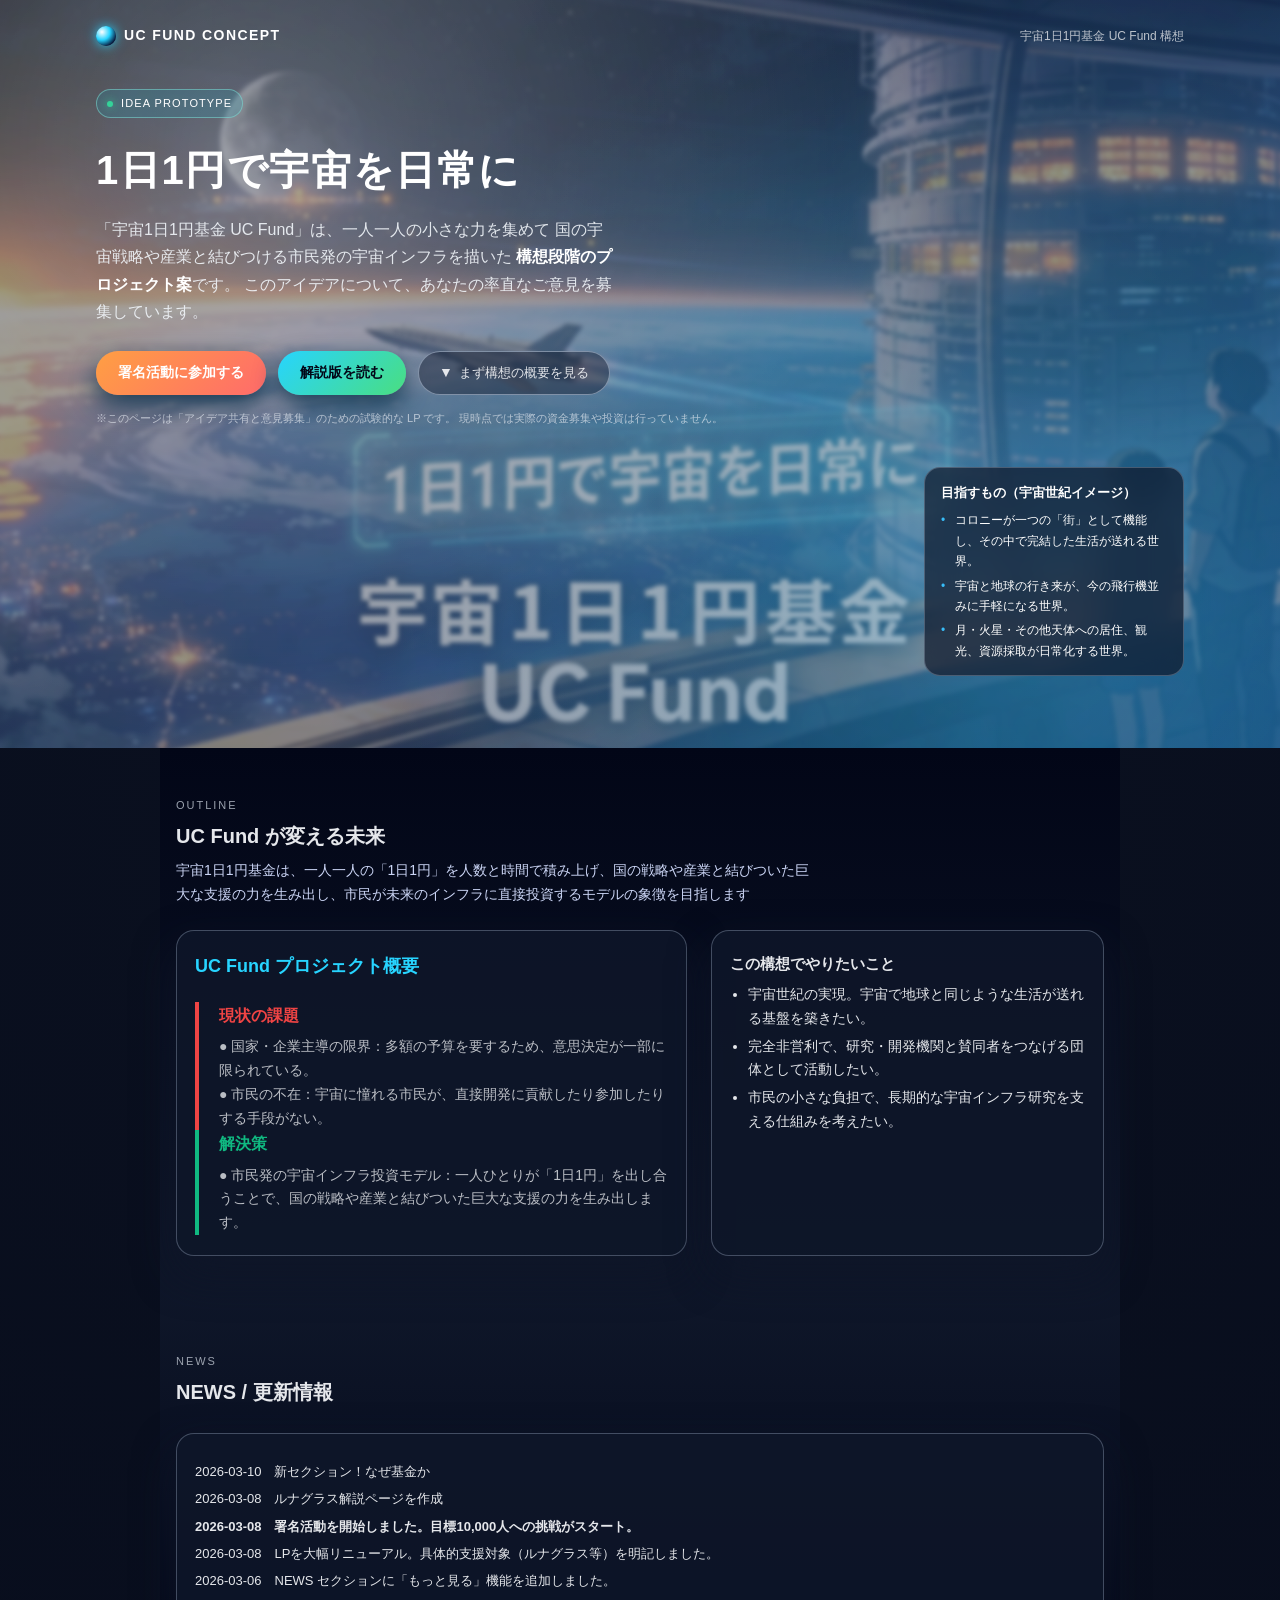
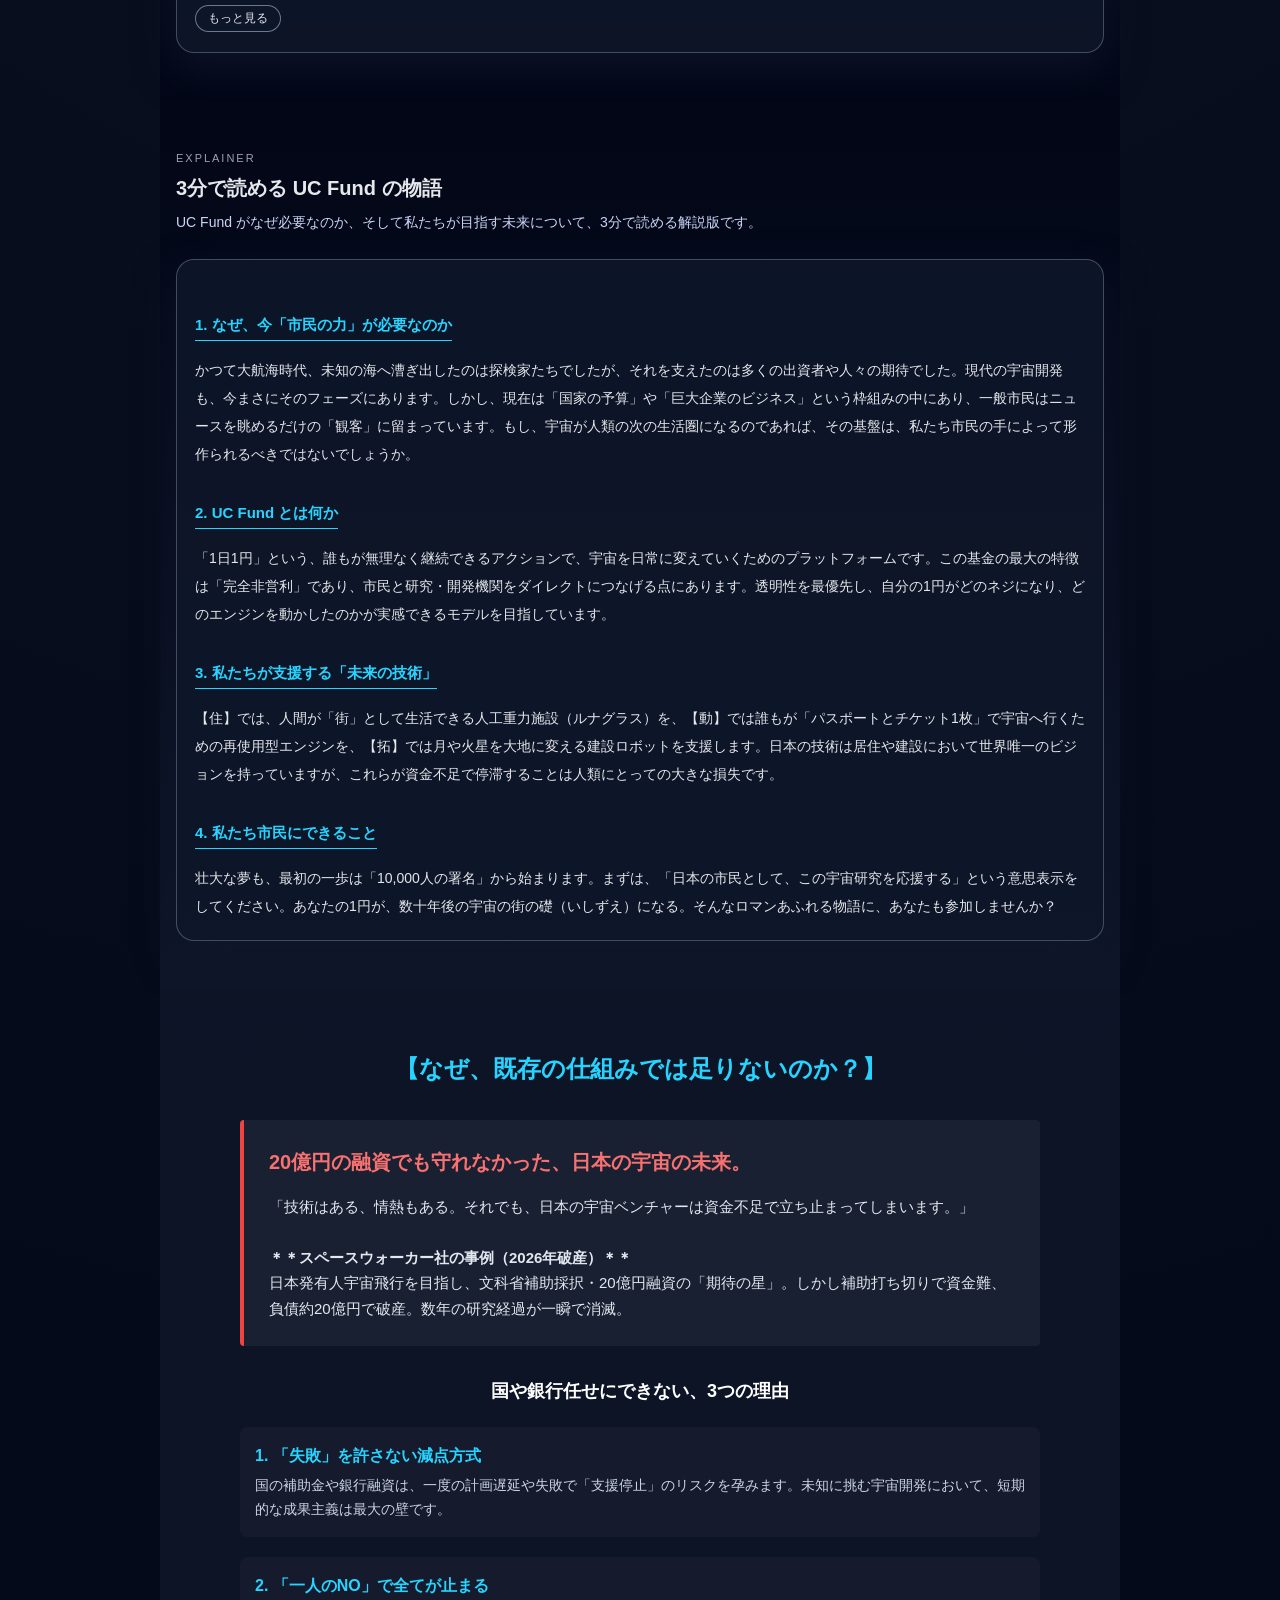
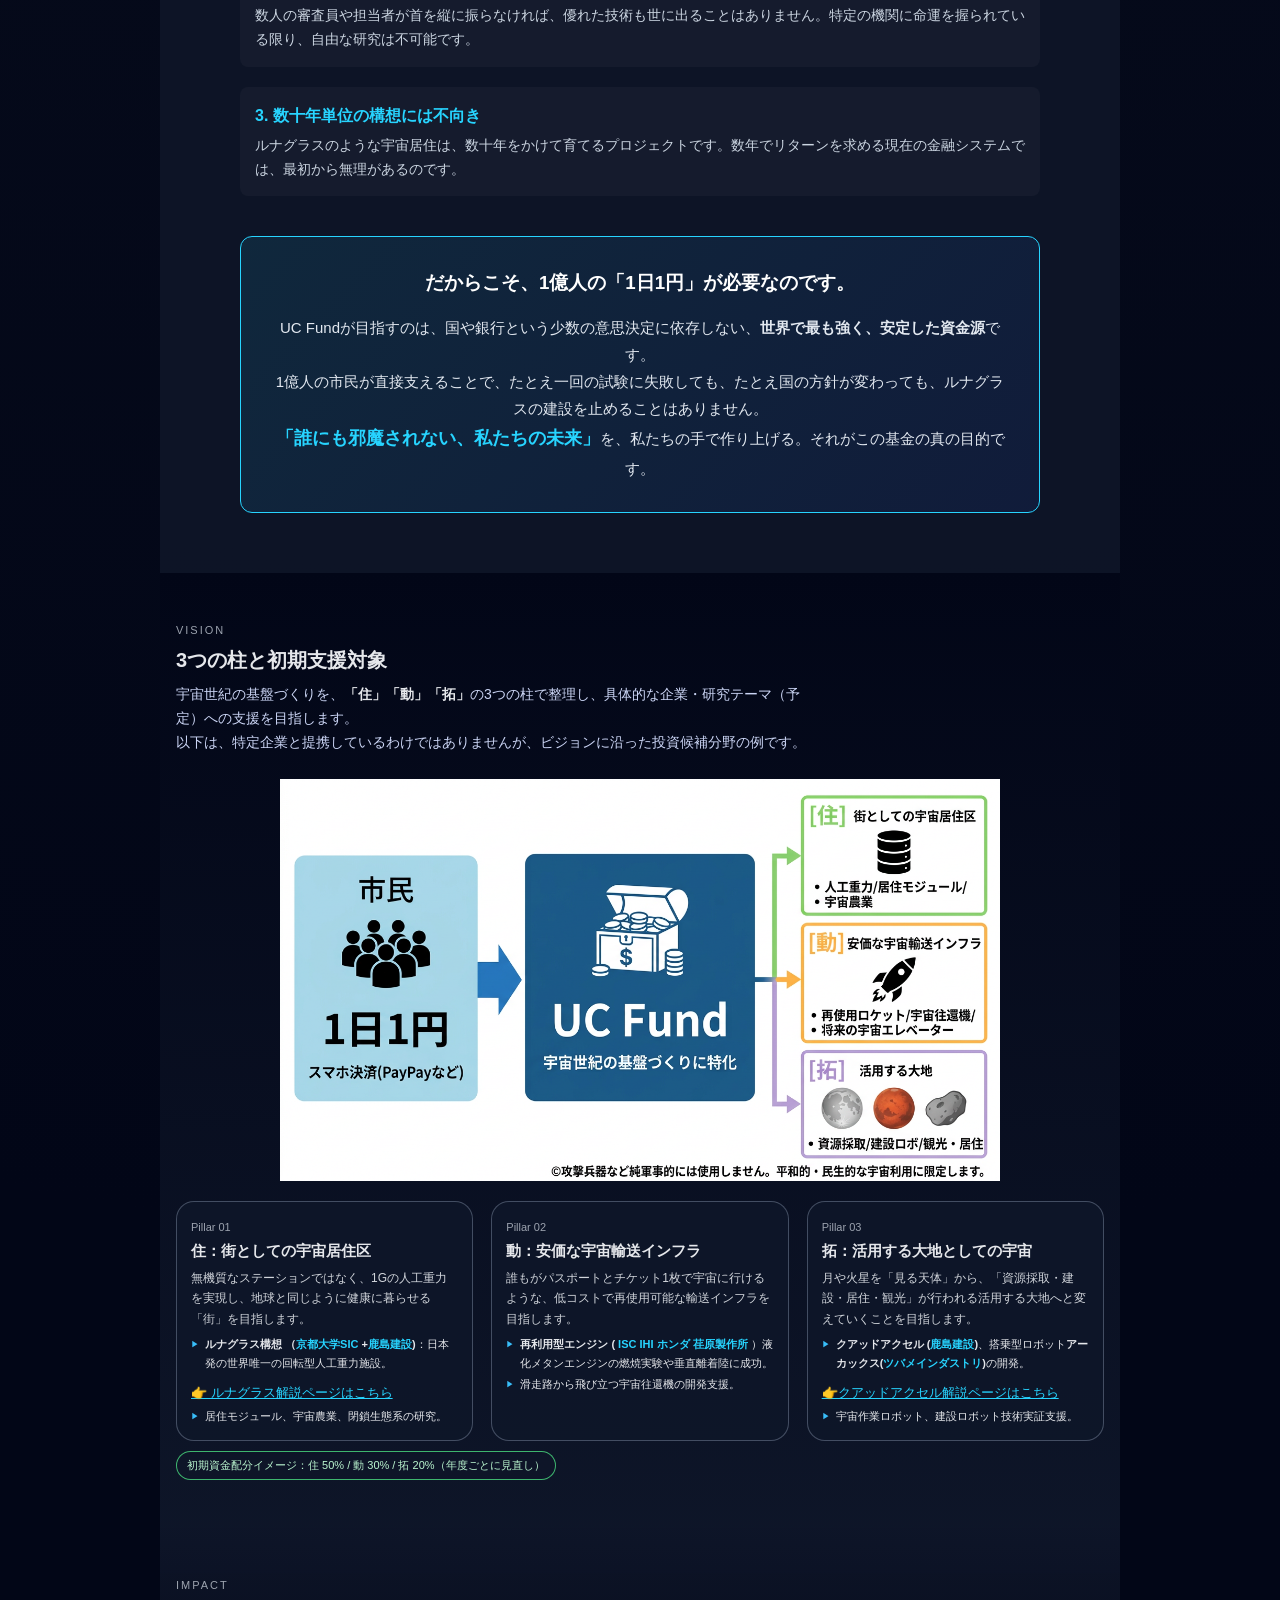
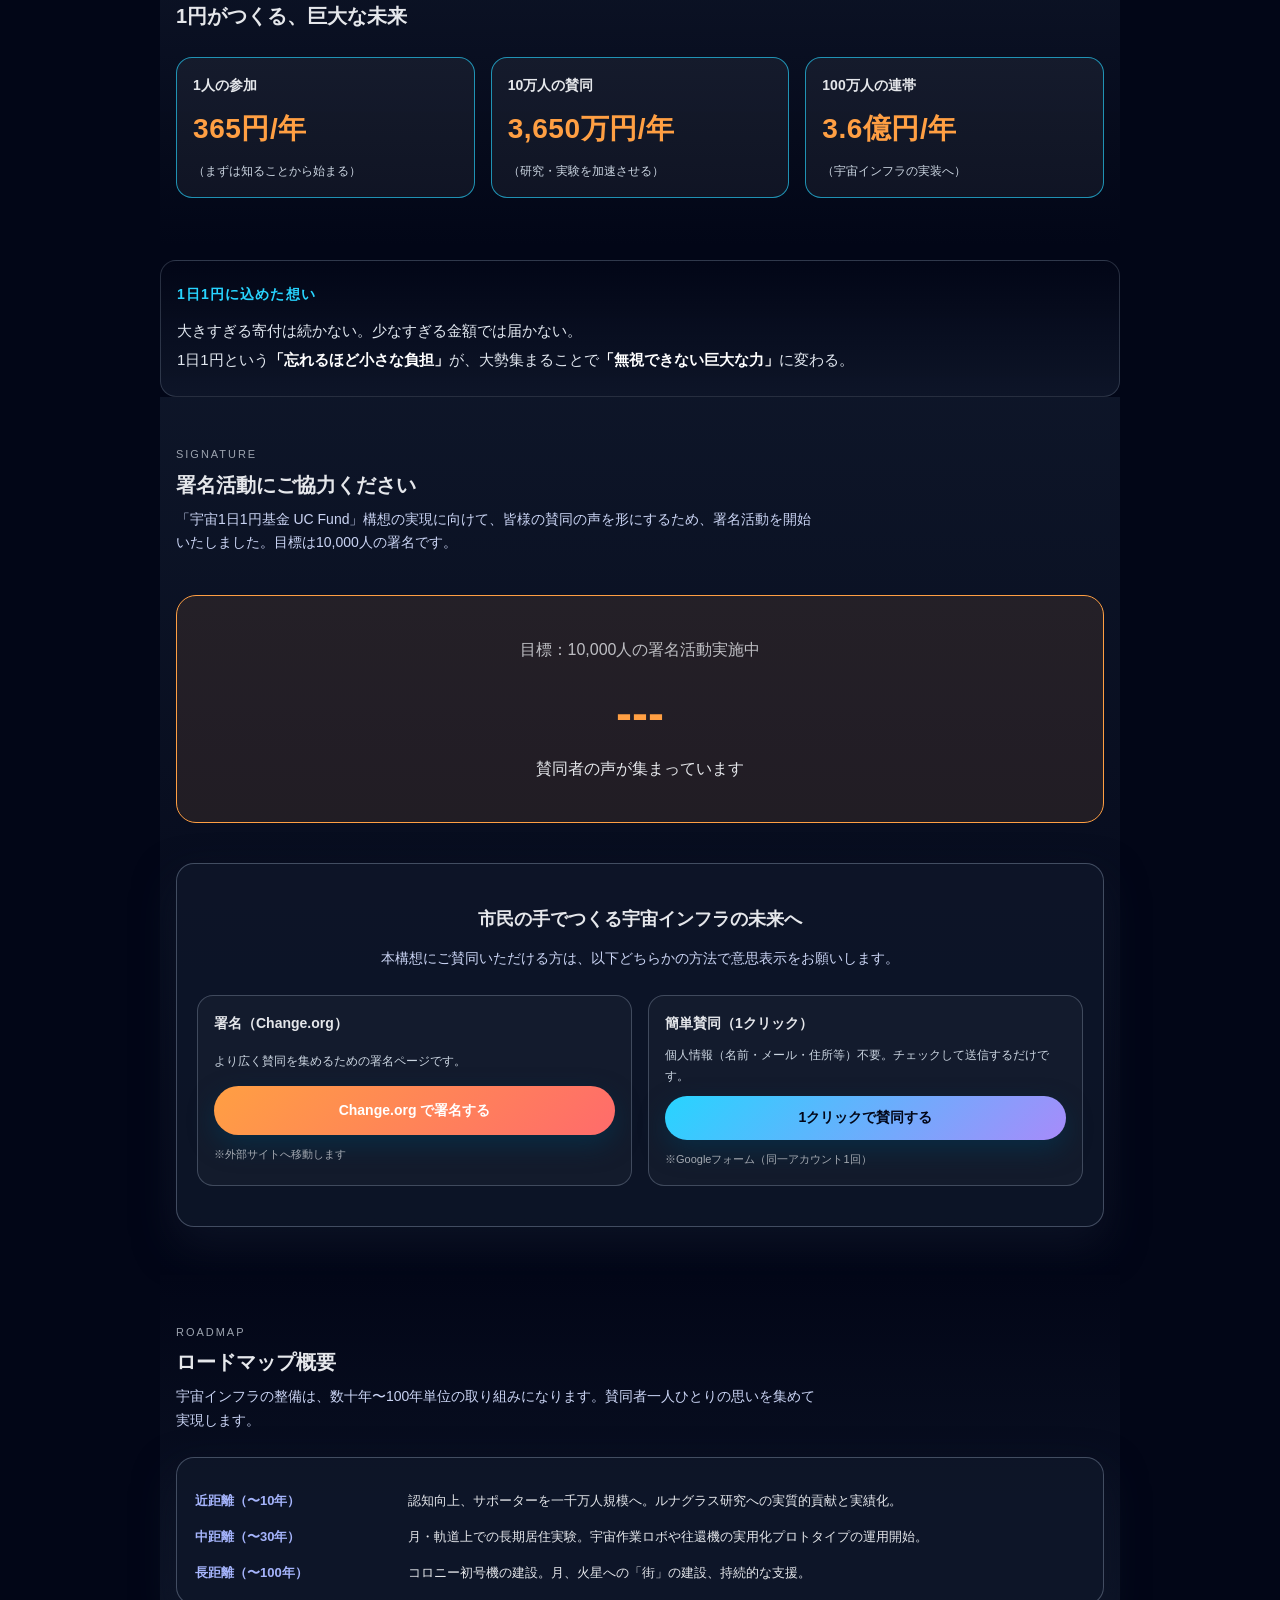
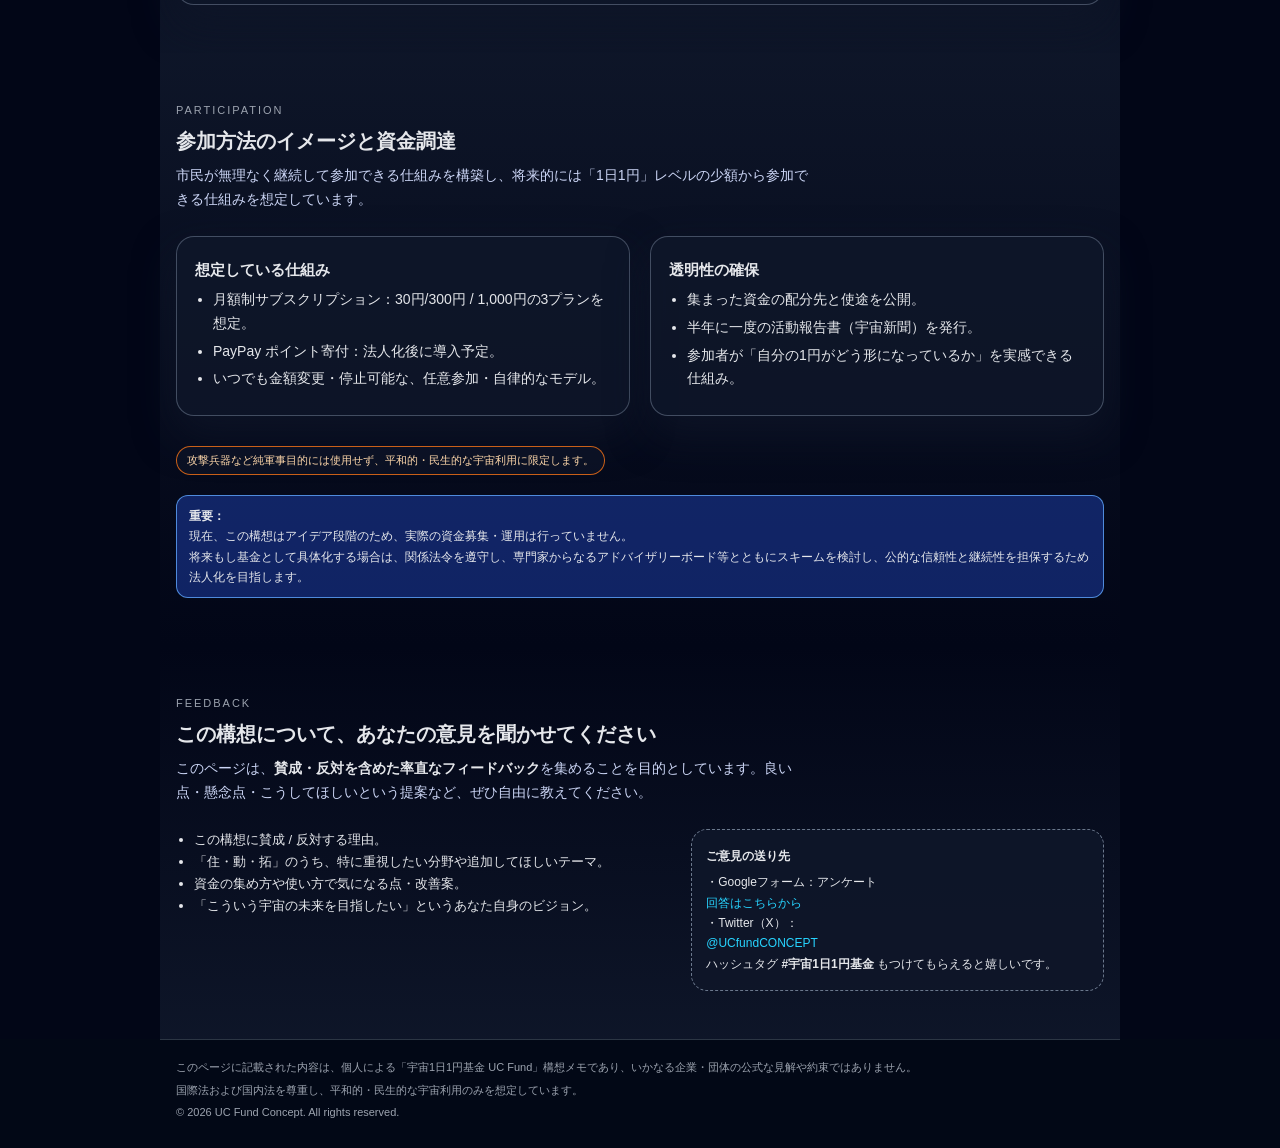
<file: index.html>
<!DOCTYPE html>
<html lang="ja">
<head>
  <meta charset="UTF-8">
  <title>宇宙1日1円基金 UC Fund 構想</title>
  <meta name="viewport" content="width=device-width, initial-scale=1">
  <meta name="description" content="一日一円で宇宙を日常に。市民がつくる未来の宇宙インフラ『宇宙1日1円基金 UC Fund』構想へのご意見を募集しています。京都大学や鹿島建設等の研究を支援。">
  <link rel="stylesheet" href="ucfund.css">
</head>
  <body>
  <script async="" src="https://www.googletagmanager.com/gtag/js?id=G-PY8CK51GXH"></script>
  <script>
    window.dataLayer = window.dataLayer || [];
    function gtag(){dataLayer.push(arguments);}
    gtag('js', new Date());
    gtag('config', 'G-PY8CK51GXH');
  
    // --- 1. ニュースの表示/非表示切り替え ---
    (function () {
      const maxVisible = 5; 
      document.addEventListener('DOMContentLoaded', () => {
        const list = document.getElementById('news-list');
        const items = list ? Array.from(list.querySelectorAll('li')) : [];
        const toggle = document.getElementById('news-toggle');
        if (!list || !toggle || items.length <= maxVisible) {
          if (toggle) toggle.style.display = 'none';
          return;
        }
        items.slice(maxVisible).forEach(li => { li.style.display = 'none'; });
        let expanded = false;
        toggle.addEventListener('click', () => {
          expanded = !expanded;
          if (expanded) {
            items.forEach(li => li.style.display = '');
            toggle.textContent = '閉じる';
          } else {
            items.slice(maxVisible).forEach(li => { li.style.display = 'none'; });
            toggle.textContent = 'もっと見る';
            list.scrollIntoView({ behavior: 'smooth', block: 'start' });
          }
        });
      });
    })();
  
    // --- 2. 署名カウンター取得機能 ---
    async function fetchSignatureCount() {
      const gasUrl = "https://script.google.com/macros/s/AKfycbzK-saSpspj0CFCc8A-3s8QRPx3gKOolFUBikqXvl8yb0HFgFHilr3ZGt-QhFejClx8Ug/exec";
      const countElement = document.getElementById('sig-count');
      if(!countElement) return;
  
      try {
        const response = await fetch(gasUrl);
        const data = await response.json();
        const numCount = parseInt(data.count, 10);
        if (!isNaN(numCount)) {
          countElement.innerText = numCount.toLocaleString();
        } else {
          countElement.innerText = "---";
        }
      } catch (error) {
        console.error("取得エラー:", error);
        countElement.innerText = "---";
      }
    }
  
    // --- 3. 実行指示 ---
    document.addEventListener('DOMContentLoaded', fetchSignatureCount);

    // --- 4. スクロール表示アニメーション ---
    document.addEventListener('DOMContentLoaded', () => {
      const targets = Array.from(document.querySelectorAll('.reveal'));
      if (targets.length === 0) return;

      // フォールバック（IntersectionObserver非対応）
      if (!('IntersectionObserver' in window)) {
        targets.forEach(el => el.classList.add('is-visible'));
        return;
      }

      const io = new IntersectionObserver(
        (entries, observer) => {
          entries.forEach(entry => {
            if (!entry.isIntersecting) return;
            entry.target.classList.add('is-visible');
            observer.unobserve(entry.target);
          });
        },
        { root: null, threshold: 0.15, rootMargin: '0px 0px -10% 0px' }
      );

      targets.forEach(el => io.observe(el));
    });
  </script>
  <header>
    <div class="hero-bg" aria-hidden="true"></div>
    <div class="hero-inner">
      <div class="hero-top">
        <div class="logo">
          <div class="logo-mark"></div>
          <span>UC Fund Concept</span>
        </div>
        <div style="font-size:12px;color:#e5e7eb;opacity:.8;">
          宇宙1日1円基金 UC Fund 構想
        </div>
      </div>
      <div class="hero-content">
        <div class="hero-tag">
          <span class="dot"></span>
          <span>Idea Prototype</span>
        </div>
        <h1 class="hero-title">1日1円で宇宙を日常に</h1>
        <p class="hero-sub">
          「宇宙1日1円基金 UC Fund」は、一人一人の小さな力を集めて
          国の宇宙戦略や産業と結びつける市民発の宇宙インフラを描いた
          <strong>構想段階のプロジェクト案</strong>です。
          このアイデアについて、あなたの率直なご意見を募集しています。
        </p>
        <div class="hero-cta">
          <a href="#signature" class="btn-primary btn-signature">署名活動に参加する</a>
          <a href="#story" class="btn-primary">解説版を読む</a>
          <a href="#outline" class="btn-outline">
            <span class="icon">▼</span>
            まず構想の概要を見る
          </a>
        </div>
        <p class="hero-note">
          ※このページは「アイデア共有と意見募集」のための試験的な LP です。
          現時点では実際の資金募集や投資は行っていません。
        </p>
      </div>
      <aside class="hero-side-card">
        <h3>目指すもの（宇宙世紀イメージ）</h3>
        <ul>
          <li>コロニーが一つの「街」として機能し、その中で完結した生活が送れる世界。</li>
          <li>宇宙と地球の行き来が、今の飛行機並みに手軽になる世界。</li>
          <li>月・火星・その他天体への居住、観光、資源採取が日常化する世界。</li>
        </ul>
      </aside>
    </div>
  </header>
  <main>
    <section id="outline">
      <div class="section-header">
        <div class="section-label">Outline</div>
        <h2 class="section-title">UC Fund が変える未来</h2>
        <p class="section-desc">
          宇宙1日1円基金は、一人一人の「1日1円」を人数と時間で積み上げ、国の戦略や産業と結びついた巨大な支援の力を生み出し、市民が未来のインフラに直接投資するモデルの象徴を目指します
        </p>
      </div>
      <div class="columns">
        <div class="card">
          <h2 style="color: var(--accent-cyan); margin-bottom: 20px; font-size: 18px;">UC Fund プロジェクト概要</h2>
          <div class="grid-2">
            <div class="problem-box" style="border-left: 4px solid #ef4444; padding-left: 20px;">
              <h3 style="color: #ef4444; font-size: 16px;">現状の課題 </h3>
              <p style="font-size: 14px; opacity: 0.8;">
                ● 国家・企業主導の限界：多額の予算を要するため、意思決定が一部に限られている。<br>
                ● 市民の不在：宇宙に憧れる市民が、直接開発に貢献したり参加したりする手段がない。
              </p>
            </div>
            <div class="solution-box" style="border-left: 4px solid #10b981; padding-left: 20px;">
              <h3 style="color: #10b981; font-size: 16px;">解決策 </h3>
              <p style="font-size: 14px; opacity: 0.8;">
                ● 市民発の宇宙インフラ投資モデル：一人ひとりが「1日1円」を出し合うことで、国の戦略や産業と結びついた巨大な支援の力を生み出します。
              </p>
            </div>
          </div>
        </div>
        <div class="card">
          <h3>この構想でやりたいこと </h3>
          <ul>
            <li>宇宙世紀の実現。宇宙で地球と同じような生活が送れる基盤を築きたい。</li>
            <li>完全非営利で、研究・開発機関と賛同者をつなげる団体として活動したい。</li>
            <li>市民の小さな負担で、長期的な宇宙インフラ研究を支える仕組みを考えたい。</li>
          </ul>
        </div>
      </div>
    </section>
  
    <section id="news">
      <div class="section-header">
        <div class="section-label">News</div>
        <h2 class="section-title">NEWS / 更新情報</h2>
      </div>
      <div class="card">
        <ul id="news-list" style="list-style:none;padding-left:0;font-size:13px;line-height:1.8;">
          <li>2026-03-10　新セクション！なぜ基金か</li>
          <li>2026-03-08　ルナグラス解説ページを作成</li>
          <li><strong>2026-03-08　署名活動を開始しました。目標10,000人への挑戦がスタート。</strong></li>
          <li>2026-03-08　LPを大幅リニューアル。具体的支援対象（ルナグラス等）を明記しました。</li>
          <li>2026-03-06　NEWS セクションに「もっと見る」機能を追加しました。</li>
          <li style="display: none;">2026-03-05　フィードバック用の Google フォームを設置しました。</li>
          <li style="display: none;">2026-03-05　Xアカウントを開設し、意見募集をスタートしました。</li>
          <li style="display: none;">2026-03-05　宇宙1日1円基金 UC Fund の構想サイトを公開しました。</li>
        </ul>
        <button id="news-toggle" style="margin-top:8px;font-size:12px;border-radius:999px;
          border:1px solid rgba(148,163,184,0.7);
          background:rgba(15,23,42,0.6);color:#e5e7eb;
          padding:4px 12px;cursor:pointer;">
          もっと見る
        </button>
      </div>
    </section>
  
  
    <section id="story">
      <div class="section-header">
        <div class="section-label">Explainer</div>
        <h2 class="section-title">3分で読める UC Fund の物語</h2>
        <p class="section-desc">
          UC Fund がなぜ必要なのか、そして私たちが目指す未来について、3分で読める解説版です。
        </p>
      </div>
      <div class="card story-card">
          <h3>1. なぜ、今「市民の力」が必要なのか </h3>
          <p>かつて大航海時代、未知の海へ漕ぎ出したのは探検家たちでしたが、それを支えたのは多くの出資者や人々の期待でした。現代の宇宙開発も、今まさにそのフェーズにあります。しかし、現在は「国家の予算」や「巨大企業のビジネス」という枠組みの中にあり、一般市民はニュースを眺めるだけの「観客」に留まっています。もし、宇宙が人類の次の生活圏になるのであれば、その基盤は、私たち市民の手によって形作られるべきではないでしょうか。</p>
  
          <h3>2. UC Fund とは何か </h3>
          <p>「1日1円」という、誰もが無理なく継続できるアクションで、宇宙を日常に変えていくためのプラットフォームです。この基金の最大の特徴は「完全非営利」であり、市民と研究・開発機関をダイレクトにつなげる点にあります。透明性を最優先し、自分の1円がどのネジになり、どのエンジンを動かしたのかが実感できるモデルを目指しています。</p>
  
          <h3>3. 私たちが支援する「未来の技術」 </h3>
          <p>【住】では、人間が「街」として生活できる人工重力施設（ルナグラス）を、【動】では誰もが「パスポートとチケット1枚」で宇宙へ行くための再使用型エンジンを、【拓】では月や火星を大地に変える建設ロボットを支援します。日本の技術は居住や建設において世界唯一のビジョンを持っていますが、これらが資金不足で停滞することは人類にとっての大きな損失です。</p>
  
          <h3>4. 私たち市民にできること </h3>
          <p>壮大な夢も、最初の一歩は「10,000人の署名」から始まります。まずは、「日本の市民として、この宇宙研究を応援する」という意思表示をしてください。あなたの1円が、数十年後の宇宙の街の礎（いしずえ）になる。そんなロマンあふれる物語に、あなたも参加しませんか？</p>
      </div>
    </section>
  
    <section id="why-fund" style="padding: 60px 20px; background: rgba(15, 23, 42, 0.8);">
      <div style="max-width: 800px; margin: 0 auto;">
          <h2 style="text-align: center; color: var(--accent-cyan); font-size: 24px; margin-bottom: 30px;">
              【なぜ、既存の仕組みでは足りないのか？】
          </h2>
          
          <div style="background: rgba(255, 255, 255, 0.05); padding: 25px; border-left: 4px solid #ef4444; border-radius: 4px; margin-bottom: 30px;">
              <h3 style="color: #f87171; font-size: 20px; margin-bottom: 15px;">20億円の融資でも守れなかった、日本の宇宙の未来。</h3>
              <p style="font-size: 15px; line-height: 1.7; color: #e2e8f0;">
                  「技術はある、情熱もある。それでも、日本の宇宙ベンチャーは資金不足で立ち止まってしまいます。」<br><br>
                  <strong>＊＊スペースウォーカー社の事例（2026年破産）＊＊</strong><br>
                  日本発有人宇宙飛行を目指し、文科省補助採択・20億円融資の「期待の星」。しかし補助打ち切りで資金難、負債約20億円で破産。数年の研究経過が一瞬で消滅。
              </p>
          </div>
  
          <h3 style="color: white; font-size: 18px; margin-bottom: 20px; text-align: center;">国や銀行任せにできない、3つの理由</h3>
          
          <div style="display: grid; gap: 20px; margin-bottom: 40px;">
              <div style="background: rgba(255,255,255,0.03); padding: 15px; border-radius: 8px;">
                  <span style="color: var(--accent-cyan); font-weight: bold;">1. 「失敗」を許さない減点方式</span><br>
                  <p style="font-size: 14px; color: #cbd5e1; margin-top: 5px;">国の補助金や銀行融資は、一度の計画遅延や失敗で「支援停止」のリスクを孕みます。未知に挑む宇宙開発において、短期的な成果主義は最大の壁です。</p>
              </div>
              <div style="background: rgba(255,255,255,0.03); padding: 15px; border-radius: 8px;">
                  <span style="color: var(--accent-cyan); font-weight: bold;">2. 「一人のNO」で全てが止まる</span><br>
                  <p style="font-size: 14px; color: #cbd5e1; margin-top: 5px;">数人の審査員や担当者が首を縦に振らなければ、優れた技術も世に出ることはありません。特定の機関に命運を握られている限り、自由な研究は不可能です。</p>
              </div>
              <div style="background: rgba(255,255,255,0.03); padding: 15px; border-radius: 8px;">
                  <span style="color: var(--accent-cyan); font-weight: bold;">3. 数十年単位の構想には不向き</span><br>
                  <p style="font-size: 14px; color: #cbd5e1; margin-top: 5px;">ルナグラスのような宇宙居住は、数十年をかけて育てるプロジェクトです。数年でリターンを求める現在の金融システムでは、最初から無理があるのです。</p>
              </div>
          </div>
  
          <div style="text-align: center; background: linear-gradient(135deg, rgba(39, 212, 255, 0.1) 0%, rgba(30, 58, 138, 0.2) 100%); padding: 30px; border-radius: 12px; border: 1px solid var(--accent-cyan);">
              <h3 style="color: white; margin-bottom: 15px;">だからこそ、1億人の「1日1円」が必要なのです。</h3>
              <p style="font-size: 15px; line-height: 1.8; color: #e2e8f0;">
                  UC Fundが目指すのは、国や銀行という少数の意思決定に依存しない、<strong>世界で最も強く、安定した資金源</strong>です。<br>
                  1億人の市民が直接支えることで、たとえ一回の試験に失敗しても、たとえ国の方針が変わっても、ルナグラスの建設を止めることはありません。<br>
                  <span style="color: var(--accent-cyan); font-weight: bold; font-size: 18px;">「誰にも邪魔されない、私たちの未来」</span>を、私たちの手で作り上げる。それがこの基金の真の目的です。
              </p>
          </div>
      </div>
  </section>
  
    <section id="pillars">
      <div class="section-header">
        <div class="section-label">Vision</div>
        <h2 class="section-title">3つの柱と初期支援対象 </h2>
        <p class="section-desc">
          宇宙世紀の基盤づくりを、<strong>「住」「動」「拓」</strong>の3つの柱で整理し、具体的な企業・研究テーマ（予定）への支援を目指します。<br>
          以下は、特定企業と提携しているわけではありませんが、ビジョンに沿った投資候補分野の例です。
        </p>
      </div>
      <div style="max-width: 720px;margin: 0 auto 20px;">
        <img src="IMG_0121.png" alt="UC Fund構想図">
      </div>
      <div class="three-columns">
        <div class="pillar-card">
          <div class="pillar-tag">Pillar 01 </div>
          <div class="pillar-title">住：街としての宇宙居住区 </div>
          <p class="pillar-body">
            無機質なステーションではなく、1Gの人工重力を実現し、地球と同じように健康に暮らせる「街」を目指します。
          </p>
          <ul class="pillar-list">
            <li><strong>ルナグラス構想 （<a href="https://space.innovationkyoto.org/" target="_blank" rel="noopener noreferrer">京都大学SIC</a> +<a href="https://www.kajima.co.jp/" target="_blank" rel="noopener noreferrer">鹿島建設</a>)</strong>：日本発の世界唯一の回転型人工重力施設。</li>
            <a href="https://ucfundproject-ops.github.io/runa/" style="display: inline-block; margin-top: 10px; font-size: 13px; color: var(--accent-cyan); text-decoration: underline;">
      👉 ルナグラス解説ページはこちら</a>
            <li>居住モジュール、宇宙農業、閉鎖生態系の研究。</li>
          </ul>
        </div>
        <div class="pillar-card">
          <div class="pillar-tag">Pillar 02 </div>
          <div class="pillar-title">動：安価な宇宙輸送インフラ </div>
          <p class="pillar-body">
            誰もがパスポートとチケット1枚で宇宙に行けるような、低コストで再使用可能な輸送インフラを目指します。
          </p>
          <ul class="pillar-list">
            <li><strong>再利用型エンジン (
              <a href="https://innovative-space-carrier.co.jp/" target="_blank" rel="noopener noreferrer">ISC</a>
              <a href="https://www.ihi.co.jp/" target="_blank" rel="noopener noreferrer">IHI</a>
              <a href="https://global.honda/jp/topics/2025/c_2025-06-17c.html" target="_blank" rel="noopener noreferrer">ホンダ</a>
              <a href="https://www.ebara.com/jp-ja/" target="_blank" rel="noopener noreferrer">荏原製作所</a>
              </strong>）液化メタンエンジンの燃焼実験や垂直離着陸に成功。</li>
            <li>滑走路から飛び立つ宇宙往還機の開発支援。</li>
          </ul>
        </div>
        <div class="pillar-card">
          <div class="pillar-tag">Pillar 03 </div>
          <div class="pillar-title">拓：活用する大地としての宇宙 </div>
          <p class="pillar-body">
            月や火星を「見る天体」から、「資源採取・建設・居住・観光」が行われる活用する大地へと変えていくことを目指します。
          </p>
          <ul class="pillar-list">
            <li><strong>クアッドアクセル (<a href="https://www.kajima.co.jp/" target="_blank" rel="noopener noreferrer">鹿島建設</a>)</strong>、搭乗型ロボット<strong>アーカックス(<a href="https://tsubame-hi.com/" target="_blank" rel="noopener noreferrer">ツバメインダストリ</a>)</strong>の開発。</li>
            <a href="https://ucfundproject-ops.github.io/A4CSEL/" style="display: inline-block; margin-top: 10px; font-size: 13px; color: var(--accent-cyan); text-decoration: underline;">
              👉クアッドアクセル解説ページはこちら
            </a>
            <li>宇宙作業ロボット、建設ロボット技術実証支援。</li>
          </ul>
        </div>
      </div>
      <div class="pill-list">
        <div class="pill pill--green">初期資金配分イメージ：住 50% / 動 30% / 拓 20%（年度ごとに見直し）</div>
      </div>
    </section>

    <section id="power-of-1yen" class="reveal">
      <div class="section-header">
        <div class="section-label">Impact</div>
        <h2 class="section-title">1円がつくる、巨大な未来</h2>
      </div>

      <div class="impact-grid">
        <div class="impact-card">
          <div class="impact-title">1人の参加</div>
          <div class="impact-number">365円/年</div>
          <div class="impact-note">（まずは知ることから始まる）</div>
        </div>

        <div class="impact-card">
          <div class="impact-title">10万人の賛同</div>
          <div class="impact-number">3,650万円/年</div>
          <div class="impact-note">（研究・実験を加速させる）</div>
        </div>

        <div class="impact-card">
          <div class="impact-title">100万人の連帯</div>
          <div class="impact-number">3.6億円/年</div>
          <div class="impact-note">（宇宙インフラの実装へ）</div>
        </div>
      </div>
    </section>

    <section class="impact-message" aria-labelledby="impact-message-title">
      <h3 id="impact-message-title" class="impact-message-title">1日1円に込めた想い</h3>
      <p class="impact-message-body">
        大きすぎる寄付は続かない。少なすぎる金額では届かない。<br>
        1日1円という<strong>「忘れるほど小さな負担」</strong>が、大勢集まることで<strong>「無視できない巨大な力」</strong>に変わる。
      </p>
    </section>

    <section id="signature">
      <div class="section-header">
        <div class="section-label">Signature</div>
        <h2 class="section-title">署名活動にご協力ください</h2>
        <p class="section-desc">
          「宇宙1日1円基金 UC Fund」構想の実現に向けて、皆様の賛同の声を形にするため、署名活動を開始いたしました。目標は10,000人の署名です。
        </p>
      </div>
      <div class="counter-box">
          <p style="margin-bottom: 10px; opacity: 0.8;">目標：10,000人の署名活動実施中 </p>
          <span class="counter-num" id="sig-count">0</span>
          <p>賛同者の声が集まっています</p>
      </div>
      <div class="card signature-card">
        <h3 style="font-size: 18px; margin-bottom: 12px;">市民の手でつくる宇宙インフラの未来へ </h3>
        <p class="signature-lead">本構想にご賛同いただける方は、以下どちらかの方法で意思表示をお願いします。</p>

        <div class="signature-split">
          <div class="signature-col">
            <div class="signature-col-title">署名（Change.org）</div>
            <div class="signature-col-desc">より広く賛同を集めるための署名ページです。</div>
            <a href="https://c.org/QYcgwPDdTQ" target="_blank" rel="noopener noreferrer" class="btn-primary btn-signature">
              Change.org で署名する
            </a>
            <div class="signature-col-note">※外部サイトへ移動します</div>
          </div>

          <div class="signature-col">
            <div class="signature-col-title">簡単賛同（1クリック）</div>
            <div class="signature-col-desc">個人情報（名前・メール・住所等）不要。チェックして送信するだけです。</div>
            <a href="https://docs.google.com/forms/d/e/1FAIpQLSf8visBpvssC4N7YQXYUaOkUy5MoL-fm-YE_lwNdL-ssWqvfA/viewform?usp=publish-editor"
               target="_blank" rel="noopener noreferrer"
               class="btn-primary btn-consent">
              1クリックで賛同する
            </a>
            <div class="signature-col-note">※Googleフォーム（同一アカウント1回）</div>
          </div>
        </div>
      </div>
    </section>
  
    <section id="roadmap">
      <div class="section-header">
        <div class="section-label">Roadmap</div>
        <h2 class="section-title">ロードマップ概要</h2>
        <p class="section-desc">
          宇宙インフラの整備は、数十年〜100年単位の取り組みになります。賛同者一人ひとりの思いを集めて実現します。
        </p>
      </div>
      <div class="card">
        <div class="timeline">
          <div class="timeline-item">
            <div class="timeline-term">近距離（〜10年）</div>
            <div class="timeline-desc">
              認知向上、サポーターを一千万人規模へ。ルナグラス研究への実質的貢献と実績化。
            </div>
          </div>
          <div class="timeline-item">
            <div class="timeline-term">中距離（〜30年）</div>
            <div class="timeline-desc">
              月・軌道上での長期居住実験。宇宙作業ロボや往還機の実用化プロトタイプの運用開始。
            </div>
          </div>
          <div class="timeline-item">
            <div class="timeline-term">長距離（〜100年）</div>
            <div class="timeline-desc">
              コロニー初号機の建設。月、火星への「街」の建設、持続的な支援。
            </div>
          </div>
        </div>
      </div>
    </section>
  
    <section id="join">
      <div class="section-header">
        <div class="section-label">Participation</div>
        <h2 class="section-title">参加方法のイメージと資金調達</h2>
        <p class="section-desc">
          市民が無理なく継続して参加できる仕組みを構築し、将来的には「1日1円」レベルの少額から参加できる仕組みを想定しています。
        </p>
      </div>
      <div class="participation-grid">
        <div class="participation-box">
            <div class="card">
              <h3>想定している仕組み</h3>
              <ul>
                <li>月額制サブスクリプション：30円/300円 / 1,000円の3プランを想定。</li>
                <li>PayPay ポイント寄付：法人化後に導入予定。</li>
                <li>いつでも金額変更・停止可能な、任意参加・自律的なモデル。</li>
              </ul>
            </div>
            <div class="card">
                <h3>透明性の確保 </h3>
                <ul>
                    <li>集まった資金の配分先と使途を公開。</li>
                    <li>半年に一度の活動報告書（宇宙新聞）を発行。</li>
                    <li>参加者が「自分の1円がどう形になっているか」を実感できる仕組み。</li>
                </ul>
            </div>
        </div>
        <div class="pill-list">
            <div class="pill pill--orange">攻撃兵器など純軍事目的には使用せず、平和的・民生的な宇宙利用に限定します。</div>
        </div>
        <div class="note-box">
          <strong>重要：</strong><br>
          現在、この構想はアイデア段階のため、実際の資金募集・運用は行っていません。<br>
          将来もし基金として具体化する場合は、関係法令を遵守し、専門家からなるアドバイザリーボード等とともにスキームを検討し、公的な信頼性と継続性を担保するため法人化を目指します。
        </div>
      </div>
    </section>
  
    <section id="feedback">
      <div class="section-header">
        <div class="section-label">Feedback</div>
        <h2 class="section-title">この構想について、あなたの意見を聞かせてください</h2>
        <p class="section-desc">
          このページは、<strong>賛成・反対を含めた率直なフィードバック</strong>を集めることを目的としています。良い点・懸念点・こうしてほしいという提案など、ぜひ自由に教えてください。
        </p>
      </div>
      <div class="feedback-grid">
        <div>
          <ul class="feedback-list">
            <li>この構想に賛成 / 反対する理由。</li>
            <li>「住・動・拓」のうち、特に重視したい分野や追加してほしいテーマ。</li>
            <li>資金の集め方や使い方で気になる点・改善案。</li>
            <li>「こういう宇宙の未来を目指したい」というあなた自身のビジョン。</li>
          </ul>
        </div>
        <div class="feedback-card">
          <p><strong>ご意見の送り先 </strong></p>
          <p style="margin-top:6px;">
            ・Googleフォーム：アンケート<br>
            <a href="https://docs.google.com/forms/d/e/1FAIpQLSeUBxsr8aXGwboyF2-lyW_5braWRDRTJMWRIaagtPt9Yx170Q/viewform?usp=publish-editor" target="_blank" rel="noopener noreferrer">
              回答はこちらから
            </a><br>
            ・Twitter（X）：<br>
            <a href="https://x.com/UCfundCONCEPT" target="_blank" rel="noopener noreferrer">
              @UCfundCONCEPT
            </a><br>
            ハッシュタグ <strong>#宇宙1日1円基金</strong> もつけてもらえると嬉しいです。
          </p>
        </div>
      </div>
    </section>
  </main>
  <footer class="footer">
    <p>
      このページに記載された内容は、個人による「宇宙1日1円基金 UC Fund」構想メモであり、いかなる企業・団体の公式な見解や約束ではありません。
    </p>
    <p>
      国際法および国内法を尊重し、平和的・民生的な宇宙利用のみを想定しています。
    </p>
    <p>
      © 2026 UC Fund Concept. All rights reserved.
    </p>
  </footer>
  
  </body></html>
</file>
<file: ucfund.css>
:root {
  --main-blue: #0b3c75;
  --accent-cyan: #27d4ff;
  --accent-orange: #ff9f43;
  --bg-dark: #020816;
  --bg-light: #f5f7fb;
  --text-main: #f1f5f9;
}

* {
  box-sizing: border-box;
  margin: 0;
  padding: 0;
}

body {
  font-family: -apple-system, BlinkMacSystemFont, "Segoe UI", sans-serif;
  line-height: 1.7;
  color: var(--text-main);
  background: var(--bg-dark);
}

img {
  max-width: 100%;
  height: auto;
  display: block;
}

a {
  color: var(--accent-cyan);
  text-decoration: none;
}

a:hover {
  text-decoration: underline;
}

@keyframes fadeUp {
  from {
    opacity: 0;
    transform: translateY(18px);
    filter: blur(2px);
  }
  to {
    opacity: 1;
    transform: translateY(0);
    filter: blur(0);
  }
}

.reveal {
  opacity: 0;
  transform: translateY(18px);
  will-change: transform, opacity;
}

.reveal.is-visible {
  animation: fadeUp 700ms ease-out both;
}

@media (prefers-reduced-motion: reduce) {
  .reveal {
    opacity: 1;
    transform: none;
  }
  .reveal.is-visible {
    animation: none;
  }
}

header {
  position: relative;
  min-height: 80vh;
  color: #fff;
  overflow: hidden;
}

header::before {
  content: "";
  position: absolute;
  inset: 0;
  background: radial-gradient(circle at 20% 20%, rgba(255, 255, 255, 0.35), transparent 60%), radial-gradient(circle at 80% 80%, rgba(39, 212, 255, 0.35), transparent 55%), linear-gradient(135deg, #020816, #081b3f 60%, #0b3c75);
  mix-blend-mode: screen;
  opacity: 0.9;
  z-index: 1;
}

.hero-bg {
  position: absolute;
  inset: 0;
  background: url("IMG_0103.PNG") center/cover no-repeat;
  filter: blur(2px) brightness(0.55);
  transform: scale(1.04);
  z-index: 0;
}

.hero-inner {
  position: relative;
  z-index: 2;
  max-width: 1120px;
  margin: 0 auto;
  padding: 24px 16px 72px;
  display: flex;
  flex-direction: column;
  justify-content: space-between;
  min-height: 80vh;
}

.hero-top {
  display: flex;
  justify-content: space-between;
  align-items: center;
  gap: 24px;
  flex-wrap: wrap;
}

.logo {
  font-weight: 700;
  letter-spacing: 0.1em;
  font-size: 14px;
  text-transform: uppercase;
  display: flex;
  align-items: center;
  gap: 8px;
}

.logo-mark {
  width: 20px;
  height: 20px;
  border-radius: 50%;
  background: radial-gradient(circle at 30% 30%, #fff, #27d4ff 40%, #081b3f 75%);
  box-shadow: 0 0 12px rgba(39, 212, 255, 0.9);
}

.hero-content {
  max-width: 640px;
  margin-top: 40px;
}

.hero-tag {
  display: inline-flex;
  align-items: center;
  gap: 8px;
  padding: 4px 10px;
  border-radius: 999px;
  background: rgba(6, 182, 212, 0.15);
  border: 1px solid rgba(129, 230, 217, 0.5);
  font-size: 11px;
  letter-spacing: 0.1em;
  text-transform: uppercase;
}

.hero-tag span.dot {
  width: 6px;
  height: 6px;
  border-radius: 999px;
  background: #34d399;
  box-shadow: 0 0 8px rgba(52, 211, 153, 0.9);
}

.hero-title {
  font-size: clamp(28px, 5vw, 40px);
  margin: 18px 0 12px;
  font-weight: 800;
  letter-spacing: 0.04em;
}

.hero-sub {
  font-size: 16px;
  max-width: 520px;
  color: rgba(241, 245, 249, 0.9);
}

.hero-sub strong {
  color: #fff;
}

.hero-cta {
  margin-top: 26px;
  display: flex;
  flex-wrap: wrap;
  gap: 12px;
  align-items: center;
}

.btn-primary {
  display: inline-flex;
  align-items: center;
  justify-content: center;
  padding: 10px 22px;
  border-radius: 999px;
  border: none;
  background: linear-gradient(135deg, #27d4ff, #4ade80);
  color: #020617;
  font-weight: 700;
  font-size: 14px;
  cursor: pointer;
  box-shadow: 0 10px 25px rgba(8, 47, 73, 0.8);
  transition: transform 0.15s ease, box-shadow 0.15s ease, filter 0.15s ease;
}

.btn-primary:hover {
  transform: translateY(-1px);
  filter: brightness(1.05);
  box-shadow: 0 14px 32px rgba(8, 47, 73, 0.95);
}

.btn-signature {
  background: linear-gradient(135deg, #ff9f43, #ff6b6b);
  color: #fff;
}

.btn-signature:hover {
  box-shadow: 0 14px 32px rgba(255, 107, 107, 0.5);
}

.btn-outline {
  display: inline-flex;
  align-items: center;
  justify-content: center;
  padding: 9px 20px;
  border-radius: 999px;
  border: 1px solid rgba(148, 163, 184, 0.8);
  background: rgba(15, 23, 42, 0.45);
  color: #e5e7eb;
  font-size: 13px;
  cursor: pointer;
  gap: 6px;
}

.btn-outline span.icon {
  font-size: 14px;
}

.hero-note {
  margin-top: 14px;
  font-size: 11px;
  color: rgba(226, 232, 240, 0.7);
}

.hero-note strong {
  color: #e5e7eb;
}

.hero-side-card {
  margin-top: 40px;
  margin-left: auto;
  max-width: 260px;
  padding: 14px 16px;
  border-radius: 16px;
  background: rgba(15, 23, 42, 0.7);
  backdrop-filter: blur(16px);
  border: 1px solid rgba(148, 163, 184, 0.4);
  font-size: 12px;
}

.hero-side-card h3 {
  font-size: 13px;
  margin-bottom: 6px;
}

.hero-side-card ul {
  list-style: none;
  padding-left: 0;
}

.hero-side-card li {
  margin-left: 0;
  padding-left: 14px;
  position: relative;
  margin-top: 4px;
}

.hero-side-card li::before {
  content: "•";
  position: absolute;
  left: 0;
  color: #38bdf8;
}

main {
  background: radial-gradient(circle at top, #0b1120, #020617 55%, #020617);
  color: #e5e7eb;
}

section {
  max-width: 960px;
  margin: 0 auto;
  padding: 48px 16px;
}

section:nth-of-type(even) {
  background: linear-gradient(180deg, rgba(15, 23, 42, 0.9), #020617);
}

section:nth-of-type(odd) {
  background: linear-gradient(180deg, #020617, rgba(15, 23, 42, 0.9));
}

.section-header {
  margin-bottom: 24px;
}

.section-label {
  font-size: 11px;
  letter-spacing: 0.18em;
  text-transform: uppercase;
  color: #9ca3af;
  margin-bottom: 4px;
}

.section-title {
  font-size: 20px;
  font-weight: 700;
  margin-bottom: 6px;
}

.section-desc {
  font-size: 14px;
  color: #cbd5f5;
  max-width: 640px;
}

.section-desc strong {
  color: #e5e7eb;
}

.columns {
  display: grid;
  grid-template-columns: 1.3fr 1fr;
  gap: 24px;
}

.card {
  background: rgba(15, 23, 42, 0.85);
  border-radius: 18px;
  padding: 20px 18px;
  border: 1px solid rgba(148, 163, 184, 0.4);
  box-shadow: 0 18px 40px rgba(15, 23, 42, 0.7);
  font-size: 14px;
}

.card h3 {
  font-size: 15px;
  margin-bottom: 6px;
}

.card ul {
  margin-top: 6px;
  padding-left: 18px;
}

.card li {
  margin-bottom: 4px;
}

.pill-list {
  display: flex;
  flex-wrap: wrap;
  gap: 8px;
  margin-top: 10px;
  font-size: 11px;
}

.pill {
  padding: 4px 10px;
  border-radius: 999px;
  border: 1px solid rgba(148, 163, 184, 0.7);
  background: rgba(15, 23, 42, 0.6);
}

.pill--green {
  border-color: rgba(74, 222, 128, 0.8);
  color: #bbf7d0;
}

.pill--orange {
  border-color: rgba(249, 115, 22, 0.8);
  color: #fed7aa;
}

.pill--blue {
  border-color: rgba(56, 189, 248, 0.8);
  color: #bae6fd;
}

.three-columns {
  display: grid;
  grid-template-columns: repeat(3, minmax(0, 1fr));
  gap: 18px;
  margin-top: 10px;
}

.pillar-card {
  background: rgba(15, 23, 42, 0.85);
  border-radius: 18px;
  padding: 16px 14px 14px;
  border: 1px solid rgba(148, 163, 184, 0.4);
  font-size: 13px;
}

.pillar-tag {
  font-size: 11px;
  color: #9ca3af;
  margin-bottom: 2px;
}

.pillar-title {
  font-size: 15px;
  font-weight: 600;
  margin-bottom: 4px;
}

.pillar-body {
  font-size: 12px;
  color: #d1d5db;
  margin-bottom: 6px;
  min-height: 52px;
}

.pillar-list {
  list-style: none;
  padding-left: 0;
  font-size: 11px;
  color: #e5e7eb;
}

.pillar-list li {
  margin-top: 3px;
  padding-left: 14px;
  position: relative;
}

.pillar-list li::before {
  content: "▶";
  font-size: 8px;
  position: absolute;
  left: 0;
  top: 3px;
  color: #38bdf8;
}

.timeline {
  margin-top: 12px;
  display: grid;
  gap: 14px;
}

.timeline-item {
  display: grid;
  grid-template-columns: 0.9fr 3fr;
  gap: 10px;
  font-size: 13px;
}

.timeline-term {
  font-weight: 600;
  color: #a5b4fc;
}

.timeline-desc {
  color: #e5e7eb;
}

.participation-grid {
  display: grid;
  grid-template-columns: 1fr;
  gap: 20px;
  margin-top: 10px;
  font-size: 13px;
}

.participation-box {
  display: grid;
  grid-template-columns: 1fr 1fr;
  gap: 20px;
}

.note-box {
  font-size: 12px;
  padding: 10px 12px;
  border-radius: 12px;
  background: rgba(30, 64, 175, 0.5);
  border: 1px solid rgba(96, 165, 250, 0.8);
}

.story-card {
  line-height: 2;
}

.story-card h3 {
  color: var(--accent-cyan);
  margin: 30px 0 15px;
  border-bottom: 1px solid var(--accent-cyan);
  display: inline-block;
}

.counter-box {
  text-align: center;
  padding: 40px;
  background: rgba(255, 159, 67, 0.1);
  border-radius: 20px;
  border: 1px solid var(--accent-orange);
  margin: 40px 0;
}

.counter-num {
  font-size: 48px;
  font-weight: 900;
  color: var(--accent-orange);
  display: block;
}

.signature-card {
  text-align: center;
  padding: 40px 20px;
}

.signature-lead {
  margin-bottom: 24px;
  color: #cbd5f5;
}

.signature-split {
  margin-top: 6px;
  display: grid;
  grid-template-columns: 1fr 1fr;
  gap: 16px;
  text-align: left;
}

.signature-col {
  background: rgba(255, 255, 255, 0.03);
  border: 1px solid rgba(148, 163, 184, 0.35);
  border-radius: 16px;
  padding: 16px;
  display: grid;
  gap: 10px;
}

.signature-col .btn-primary {
  width: 100%;
}

.signature-col-title {
  font-size: 14px;
  font-weight: 800;
  color: #e5e7eb;
}

.signature-col-desc {
  font-size: 12px;
  color: #cbd5e1;
  line-height: 1.7;
}

.signature-col-note {
  font-size: 11px;
  opacity: 0.7;
}

.btn-consent {
  background: linear-gradient(135deg, #27d4ff, #a78bfa);
  color: #020617;
}

.impact-grid {
  display: grid;
  grid-template-columns: repeat(3, minmax(0, 1fr));
  gap: 16px;
  margin-top: 12px;
}

.impact-card {
  background: rgba(255, 255, 255, 0.05);
  border: 1px solid rgba(39, 212, 255, 0.65);
  border-radius: 16px;
  padding: 16px;
  display: grid;
  gap: 8px;
}

.impact-title {
  font-size: 14px;
  font-weight: 800;
  color: #e5e7eb;
}

.impact-number {
  font-size: 28px;
  font-weight: 900;
  letter-spacing: 0.02em;
  color: #ff9f43;
}

.impact-note {
  font-size: 12px;
  color: #cbd5e1;
}

.impact-message {
  background: rgba(255, 255, 255, 0.02);
  border: 1px solid rgba(148, 163, 184, 0.25);
  border-radius: 16px;
  padding: 22px 16px;
  margin-top: 14px;
}

.impact-message-title {
  font-size: 14px;
  font-weight: 900;
  letter-spacing: 0.08em;
  text-transform: uppercase;
  color: #27d4ff;
  margin-bottom: 10px;
}

.impact-message-body {
  font-size: 15px;
  line-height: 1.9;
  color: #e2e8f0;
}

.impact-message-body strong {
  color: #fff;
}

.feedback-grid {
  display: grid;
  grid-template-columns: 1.2fr 1fr;
  gap: 20px;
  margin-top: 12px;
  font-size: 13px;
}

.feedback-list {
  list-style: disc;
  padding-left: 18px;
}

.feedback-card {
  background: rgba(15, 23, 42, 0.9);
  border-radius: 16px;
  padding: 16px 14px;
  border: 1px dashed rgba(148, 163, 184, 0.7);
  font-size: 12px;
}

.feedback-card strong {
  color: #e5e7eb;
}

.footer {
  border-top: 1px solid rgba(55, 65, 81, 0.8);
  padding: 18px 16px 26px;
  font-size: 11px;
  color: #9ca3af;
  max-width: 960px;
  margin: 0 auto;
}

.footer p + p {
  margin-top: 4px;
}

@media (max-width: 768px) {
  .columns,
  .three-columns,
  .timeline-item,
  .participation-box,
  .feedback-grid {
    grid-template-columns: 1fr;
  }
  header {
    min-height: 90vh;
  }
  .hero-side-card {
    margin-left: 0;
    max-width: none;
  }
  .signature-split {
    grid-template-columns: 1fr;
  }
  .impact-grid {
    grid-template-columns: 1fr;
  }
}
</file>
